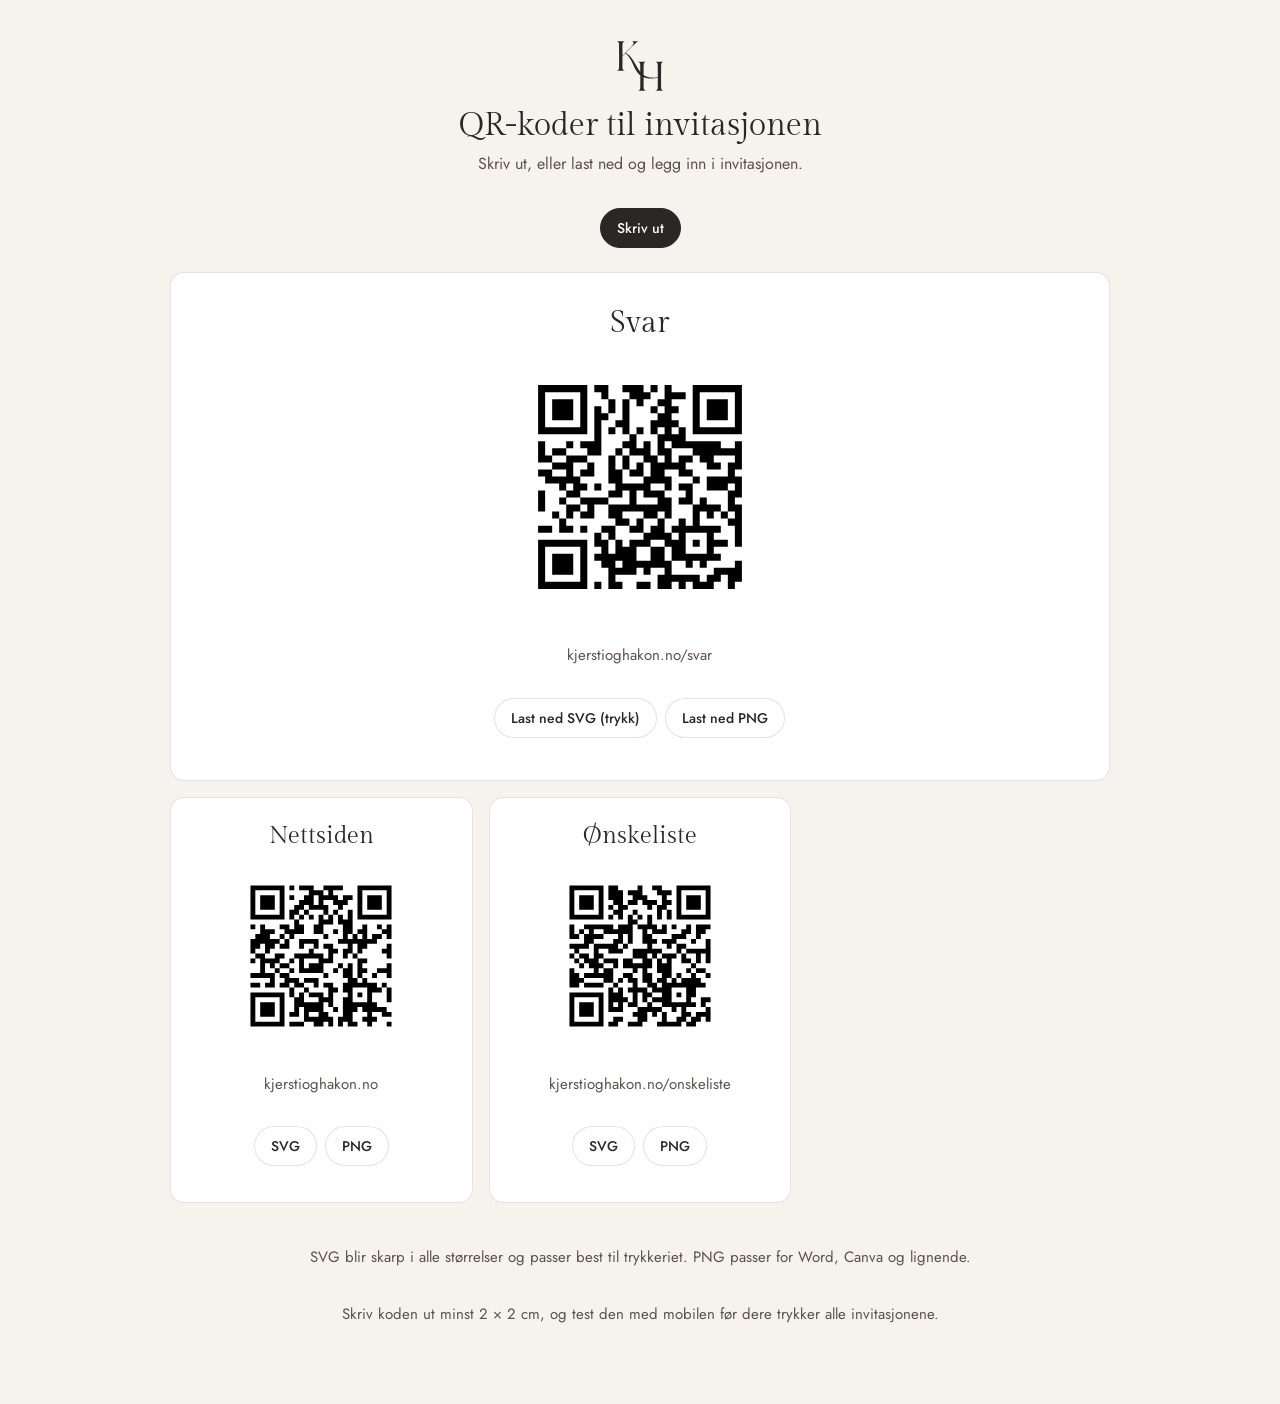
<file: qr/index.html>
<!DOCTYPE html>
<html lang="no">
<head>
    <meta charset="UTF-8" />
    <meta name="viewport" content="width=device-width, initial-scale=1.0" />
    <title>QR-koder · Kjersti og Håkon</title>
    <meta name="robots" content="noindex, nofollow" />
    <link rel="icon" href="../img/favicon.svg" type="image/svg+xml" />
    <link rel="preconnect" href="https://fonts.googleapis.com" />
    <link rel="preconnect" href="https://fonts.gstatic.com" crossorigin />
    <link rel="stylesheet" href="https://fonts.googleapis.com/css2?family=Gilda+Display&family=Jost:wght@400;500&display=swap" />
    <style>
        /* QR codes for the invitation, to print or download. The codes point at
           short addresses on the domain (/svar/, /onskeliste/), so they keep
           working even if a page moves. */
        :root { --paper: #f6f3ee; --ink: #2b2724; --ink-soft: #5a534d; --line: rgba(43, 39, 36, 0.12); --blue: #2f5a9a; }
        *, *::before, *::after { box-sizing: border-box; }
        body { margin: 0; background: var(--paper); color: var(--ink); font: 16px/1.5 'Jost', 'Helvetica Neue', Arial, sans-serif; -webkit-font-smoothing: antialiased; }
        main { width: min(980px, 100%); margin-inline: auto; padding: 40px 20px 64px; }
        header { text-align: center; margin-bottom: 32px; }
        .mono { display: block; width: 48px; height: 52px; margin: 0 auto 14px; color: var(--ink); }
        h1 { margin: 0; font: 400 32px 'Gilda Display', Georgia, serif; }
        header p { margin: 8px 0 0; color: var(--ink-soft); }
        .codes { display: grid; grid-template-columns: repeat(3, minmax(0, 1fr)); gap: 16px; }
        .code { background: #fff; border: 1px solid var(--line); border-radius: 14px; padding: 24px 20px 20px; text-align: center; display: grid; gap: 6px; justify-items: center; }
        .code.main { grid-column: 1 / -1; padding: 32px 20px 26px; }
        .code h2 { margin: 0; font: 400 24px 'Gilda Display', Georgia, serif; }
        .code.main h2 { font-size: 30px; }
        .code img { display: block; width: 180px; height: 180px; margin: 10px 0 6px; }
        .code.main img { width: 260px; height: 260px; }
        .url { font-size: 15px; color: var(--ink-soft); word-break: break-all; }
        .dl { display: flex; flex-wrap: wrap; gap: 8px; justify-content: center; margin-top: 10px; }
        .btn { font: 500 14px 'Jost', sans-serif; padding: 9px 16px; border: 1px solid var(--line); border-radius: 999px; background: #fff; color: var(--ink); text-decoration: none; cursor: pointer; }
        .btn:hover { border-color: var(--ink-soft); }
        .btn.dark { background: var(--ink); border-color: var(--ink); color: #fff; }
        .tips { margin-top: 28px; color: var(--ink-soft); font-size: 15px; display: grid; gap: 4px; text-align: center; }
        .print-bar { text-align: center; margin-bottom: 24px; }
        @media (max-width: 760px) {
            .codes { grid-template-columns: 1fr; }
            .code.main img { width: 220px; height: 220px; }
        }
        /* on paper: the codes only, large and black on white */
        @media print {
            @page { margin: 14mm; }
            body { background: #fff; }
            main { padding: 0; }
            .dl, .print-bar, .tips { display: none; }
            .code { border: 0; break-inside: avoid; }
            .code.main img { width: 80mm; height: 80mm; }
            .code img { width: 50mm; height: 50mm; }
        }
    </style>
</head>
<body>
<main>
    <header>
        <svg class="mono" viewBox="0 0 355 378" aria-hidden="true"><use href="../assets/monogram.svg#kh" /></svg>
        <h1>QR-koder til invitasjonen</h1>
        <p>Skriv ut, eller last ned og legg inn i invitasjonen.</p>
    </header>

    <p class="print-bar"><button type="button" class="btn dark" onclick="print()">Skriv ut</button></p>

    <section class="codes">
        <article class="code main">
            <h2>Svar</h2>
            <img src="../assets/qr-svar.svg" alt="QR-kode til svarskjemaet" width="260" height="260" />
            <p class="url">kjerstioghakon.no/svar</p>
            <p class="dl">
                <a class="btn" href="../assets/qr-svar.svg" download="kjersti-hakon-qr-svar.svg">Last ned SVG (trykk)</a>
                <a class="btn" href="../assets/qr-svar.png" download="kjersti-hakon-qr-svar.png">Last ned PNG</a>
            </p>
        </article>
        <article class="code">
            <h2>Nettsiden</h2>
            <img src="../assets/qr-invitasjon.svg" alt="QR-kode til nettsiden" width="180" height="180" />
            <p class="url">kjerstioghakon.no</p>
            <p class="dl">
                <a class="btn" href="../assets/qr-invitasjon.svg" download="kjersti-hakon-qr-nettside.svg">SVG</a>
                <a class="btn" href="../assets/qr-invitasjon.png" download="kjersti-hakon-qr-nettside.png">PNG</a>
            </p>
        </article>
        <article class="code">
            <h2>Ønskeliste</h2>
            <img src="../assets/qr-onskeliste.svg" alt="QR-kode til ønskelisten" width="180" height="180" />
            <p class="url">kjerstioghakon.no/onskeliste</p>
            <p class="dl">
                <a class="btn" href="../assets/qr-onskeliste.svg" download="kjersti-hakon-qr-onskeliste.svg">SVG</a>
                <a class="btn" href="../assets/qr-onskeliste.png" download="kjersti-hakon-qr-onskeliste.png">PNG</a>
            </p>
        </article>
    </section>

    <div class="tips">
        <p>SVG blir skarp i alle størrelser og passer best til trykkeriet. PNG passer for Word, Canva og lignende.</p>
        <p>Skriv koden ut minst 2 × 2 cm, og test den med mobilen før dere trykker alle invitasjonene.</p>
    </div>
</main>
</body>
</html>
</file>
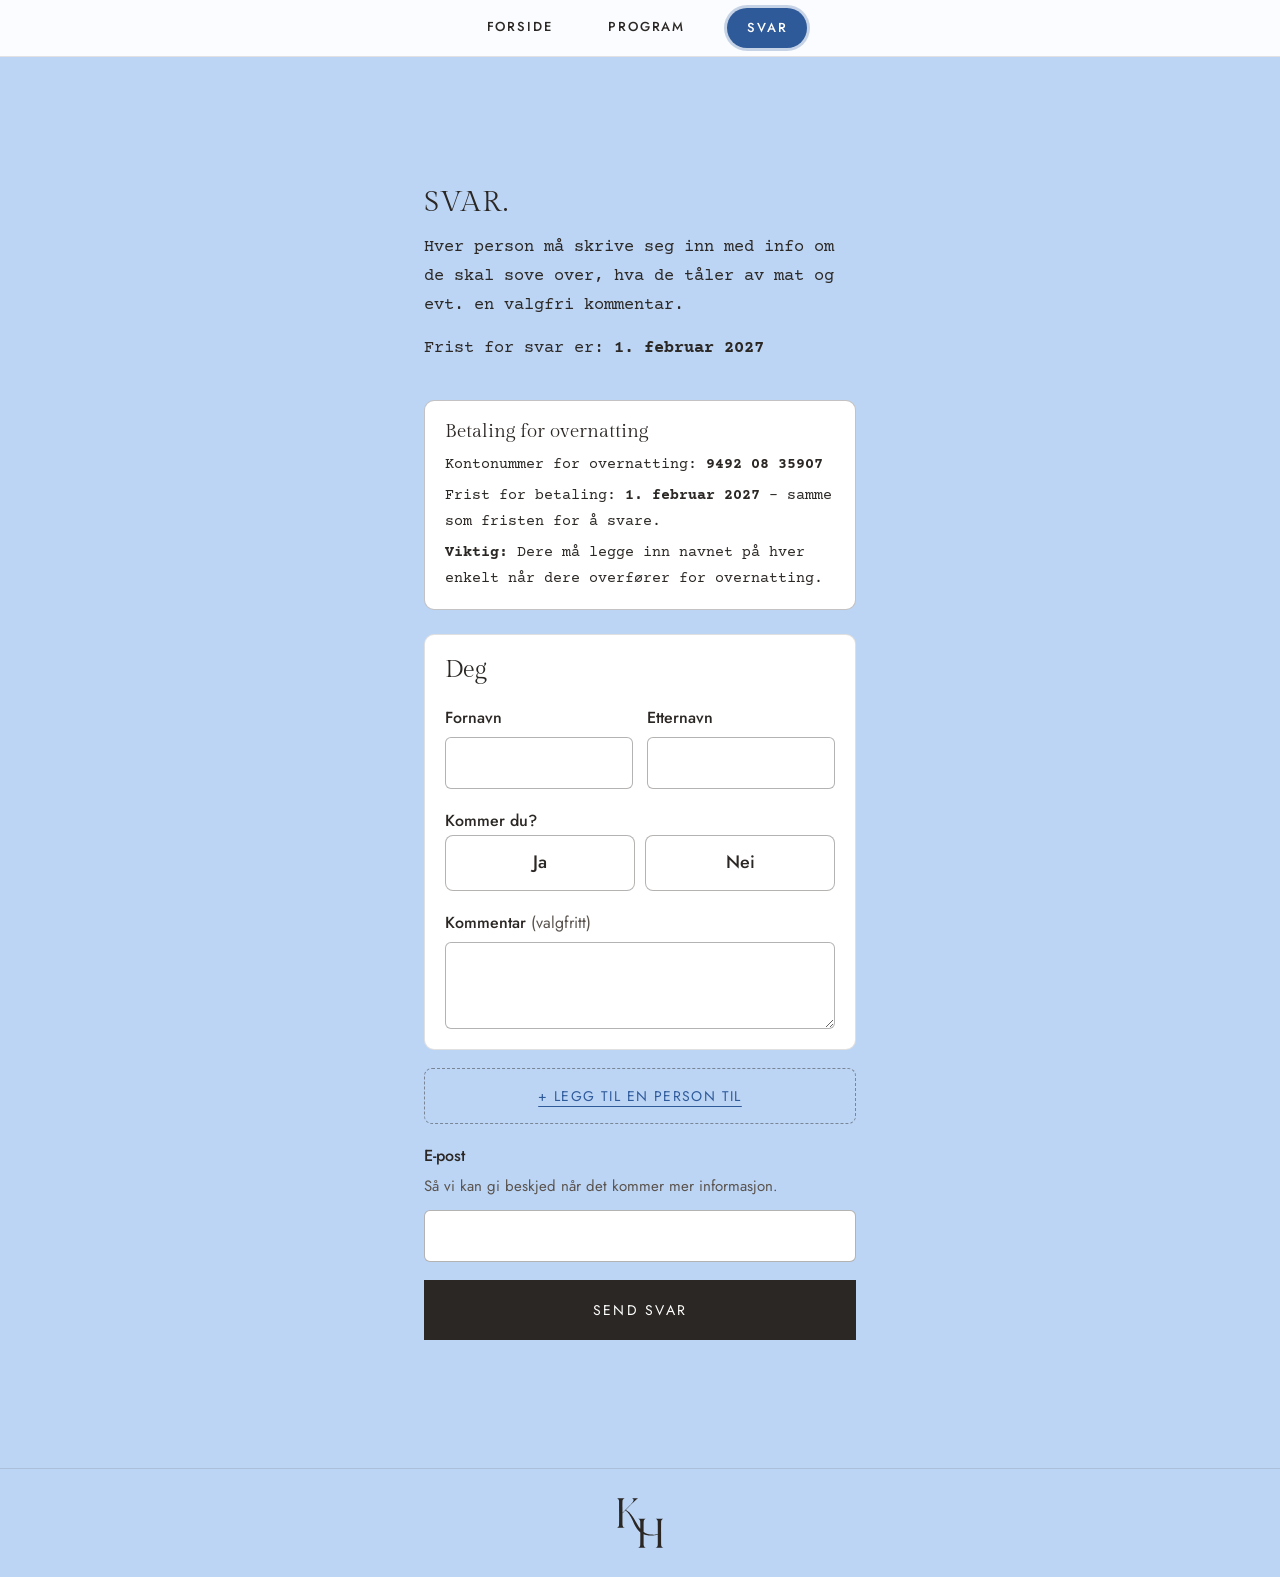
<file: svar/index.html>
<!DOCTYPE html>
<html lang="no">
<head>
    <meta charset="UTF-8" />
    <meta name="viewport" content="width=device-width, initial-scale=1.0, viewport-fit=cover" />
    <title>Svar · Kjersti og Håkon</title>
    <!-- kept out of search results: the page lists account and phone numbers -->
    <meta name="robots" content="noindex" />
    <meta name="description" content="Kjersti og Håkon gifter seg helgen 25.–27. juni 2027 på Malungen gjestegård i Vallset. Her finner du program, overnatting, kleskode og svarskjema." />
    <meta name="theme-color" content="#a9caf3" />
    <link rel="icon" href="../img/favicon.svg" type="image/svg+xml" />
    <meta property="og:type" content="website" />
    <meta property="og:title" content="Kjersti og Håkon gifter seg" />
    <meta property="og:description" content="Helgen 25.–27. juni 2027 på Malungen gjestegård. Program, overnatting og svarskjema." />
    <meta property="og:image" content="https://www.kjerstioghakon.no/img/og-image.jpg" />
    <meta property="og:url" content="https://www.kjerstioghakon.no/svar/" />
    <meta property="og:image:width" content="1200" />
    <meta property="og:image:height" content="630" />
    <meta property="og:locale" content="nb_NO" />

    <link rel="preconnect" href="https://fonts.googleapis.com" />
    <link rel="preconnect" href="https://fonts.gstatic.com" crossorigin />
    <link rel="stylesheet" href="https://fonts.googleapis.com/css2?family=Courier+Prime:ital,wght@0,400;0,700;1,400&family=Gilda+Display&family=Jost:wght@300;400;500&family=Pinyon+Script&display=swap" />
    <link rel="stylesheet" href="../style.css?v=20261105" />
</head>
<body class="page-svar">

<a class="skip" href="#innhold">Hopp til skjemaet</a>

<nav class="tabbar" aria-label="Hovedmeny">
    <ul>
        <li><a href="../">Forside</a></li>
        <li><a href="../#program">Program</a></li>
        <li><a href="./" class="tab-svar" aria-current="page">Svar</a></li>
    </ul>
</nav>

<main id="innhold">
<section class="band svar-page" aria-labelledby="svar-title">
    <div class="wrap svar-wrap">
        <div class="svar">
            <h1 class="h-caps" id="svar-title">Svar.</h1>
            <p>Hver person må skrive seg inn med info om de skal sove over, hva de tåler av mat og evt. en valgfri kommentar.</p>
            <p>Frist for svar er: <strong>1. februar 2027</strong></p>

            <div class="betaling">
                <h3>Betaling for overnatting</h3>
                <p>Kontonummer for overnatting: <strong>9492 08 35907</strong></p>
                <p>Frist for betaling: <strong>1. februar 2027</strong> – samme som fristen for å svare.</p>
                <p><strong>Viktig:</strong> Dere må legge inn navnet på hver enkelt når dere overfører for overnatting.</p>
            </div>

            <form class="rsvp" id="rsvp" novalidate>
                <div id="guests"></div>

                <button type="button" class="btn-ghost" id="add-guest">+ Legg til en person til</button>

                <fieldset class="field paid-field" id="paid-field" hidden>
                    <legend>Har du husket å betale for overnatting?</legend>
                    <p class="hint">Til sammen <span id="paid-sum">1 600 kr</span> for <span id="paid-count">1 person</span>. Kontonummer står i boksen øverst.</p>
                    <div class="choices" data-group="paid">
                        <label class="choice"><input type="radio" name="paid" value="yes" /><span>Ja</span></label>
                        <label class="choice"><input type="radio" name="paid" value="no" /><span>Nei</span></label>
                    </div>
                </fieldset>

                <div class="field">
                    <label for="rsvp-email">E-post</label>
                    <p class="hint">Så vi kan gi beskjed når det kommer mer informasjon.</p>
                    <input type="email" id="rsvp-email" name="email" autocomplete="email" inputmode="email" />
                </div>

                <p class="form-error" id="rsvp-error" role="alert" hidden></p>
                <button type="submit" class="btn" id="rsvp-submit">Send svar</button>
            </form>

            <div class="rsvp-done" id="rsvp-done" hidden tabindex="-1">
                <h3>Takk, vi har fått svaret ditt!</h3>
                <div id="rsvp-summary"></div>
                <p class="done-actions">
                    <a class="btn" href="../">Til forsiden</a>
                    <a class="text-link" href="../#program">Se programmet</a>
                </p>
                <button type="button" class="btn-ghost" id="rsvp-again">Send et nytt svar</button>
            </div>

        </div>
    </div>
</section>
</main>

<footer class="site-footer">
    <svg class="monogram footer-mono" viewBox="0 0 355 378" aria-hidden="true"><use href="../assets/monogram.svg#kh" /></svg>
</footer>

<script src="../assets/svar.js?v=20261105" type="module"></script>
</body>
</html>
</file>
<file: style.css>
/* Kjersti & Håkon — bryllupssiden
   Layout: følger brudeparets skisse. Himmelblå hero med blomstereng,
   lyseblå og hvite bånd, program i lyseblått, bildestripe i krem. */

:root {
    --sky-top: #7aa9e8;
    --sky-low: #d4e5f8;
    --blue: #bcd5f5;
    --blue-deep: #2f5a9a;
    --white: #ffffff;
    --cream: #f7efdf;
    --ink: #2b2724;
    --ink-soft: #5a534d;
    --line: rgba(43, 39, 36, 0.28);
    --coral: #b5442f;

    --f-script: 'Pinyon Script', 'Snell Roundhand', cursive;
    --f-display: 'Gilda Display', 'Didot', Georgia, serif;
    --f-body: 'Courier Prime', 'Courier New', ui-monospace, monospace;
    --f-label: 'Jost', 'Futura', 'Helvetica Neue', sans-serif;

    --gutter: clamp(20px, 5vw, 64px);
    --wrap: 1180px;
    --band-y: clamp(72px, 10vw, 140px);
    --tabbar-h: 56px;

    /* programme sky, repainted from the sun's position as you scroll */
    --sky-top: #8eaee2;
    --sky-bot: #f6d4a8;
    --sky-ink: #2b2724;
    --sky-ink-soft: rgba(43, 39, 36, 0.74);
    --trees: #2a3a34;
    --sun-x: 70%;
    --sun-y: 40%;
    --sun-glow: 0.5;
    --sun-color: #fff3d6;

    color-scheme: light;
}

*, *::before, *::after { box-sizing: border-box; }

html { scroll-behavior: smooth; -webkit-text-size-adjust: 100%; scroll-padding-top: calc(var(--tabbar-h) + 16px); }
@media (prefers-reduced-motion: reduce) { html { scroll-behavior: auto; } }

body {
    margin: 0;
    background: var(--white);
    color: var(--ink);
    font-family: var(--f-body);
    font-size: 15px;
    line-height: 1.7;
    -webkit-font-smoothing: antialiased;
    text-rendering: optimizeLegibility;
}

[hidden] { display: none !important; }
img { max-width: 100%; height: auto; display: block; }
figure { margin: 0; }
p { margin: 0; }
h1, h2, h3 { margin: 0; font-weight: 400; text-wrap: balance; }

a { color: inherit; }
:focus-visible { outline: 2px solid var(--blue-deep); outline-offset: 3px; border-radius: 2px; }
::selection { background: var(--blue); color: var(--ink); }

.visually-hidden {
    position: absolute; width: 1px; height: 1px; overflow: hidden;
    clip: rect(0 0 0 0); clip-path: inset(50%); white-space: nowrap;
}

.wrap { max-width: var(--wrap); margin-inline: auto; padding-inline: var(--gutter); }
.band { padding-block: var(--band-y); }
.band-blue { background: var(--blue); }
.band-white { background: var(--white); }
.band-cream { background: var(--cream); }

.script { font-family: var(--f-script); font-weight: 400; }

.h-caps {
    font-family: var(--f-display);
    font-size: clamp(22px, 2.3vw, 30px);
    letter-spacing: 0.04em;
    text-transform: uppercase;
    line-height: 1.2;
}

h3 {
    font-family: var(--f-display);
    font-size: 19px;
    line-height: 1.3;
    margin-top: 28px;
    margin-bottom: 8px;
}

.text-link {
    color: var(--blue-deep);
    text-decoration: underline;
    text-decoration-thickness: 1px;
    text-underline-offset: 4px;
}
.text-link:hover { text-decoration-thickness: 2px; }

/* Placeholder chips for info the couple still has to send */
.fyll {
    color: var(--coral);
    font-family: var(--f-display);
    font-size: 1.05em;
    border-bottom: 1px dashed currentColor;
    white-space: nowrap;
}

/* ============ TABS ============ */
.skip { position: absolute; left: 12px; top: -60px; z-index: 100; background: var(--ink); color: var(--white); padding: 8px 14px; }
.skip:focus { top: 12px; }

.tabbar {
    position: sticky;
    top: 0;
    z-index: 40;
    background: color-mix(in srgb, var(--white) 92%, transparent);
    -webkit-backdrop-filter: blur(12px);
    backdrop-filter: blur(12px);
    border-bottom: 1px solid rgba(43, 39, 36, 0.12);
    padding-top: env(safe-area-inset-top, 0px);
}
.tabbar ul {
    list-style: none;
    margin: 0 auto;
    padding: 0 12px;
    height: var(--tabbar-h);
    max-width: 720px;
    display: flex;
    justify-content: center;
    align-items: center;
    gap: clamp(4px, 2.4vw, 28px);
}
.tabbar a {
    display: block;
    padding: 9px clamp(6px, 1.6vw, 14px);
    font-family: var(--f-label);
    font-size: 13px;
    font-weight: 500;
    letter-spacing: 0.14em;
    text-transform: uppercase;
    text-decoration: none;
    color: var(--ink);
    border-bottom: 2px solid transparent;
    white-space: nowrap;
    transition: color .2s, border-color .2s, background .2s;
}
.tabbar a:hover { color: var(--blue-deep); }
.tabbar a[aria-current] { color: var(--blue-deep); border-bottom-color: var(--blue-deep); }
/* the one thing every guest has to do stands out */
.tabbar a.tab-svar { background: var(--ink); color: var(--white); border-radius: 999px; border-bottom: 0; padding-inline: clamp(12px, 2.4vw, 20px); }
.tabbar a.tab-svar:hover { background: var(--blue-deep); color: var(--white); }
.tabbar a.tab-svar[aria-current] { background: var(--blue-deep); box-shadow: 0 0 0 3px rgba(47, 90, 154, 0.25); }


/* ============ HERO ============ */
.hero {
    position: relative;
    overflow: hidden;
    background: linear-gradient(180deg, var(--sky-top) 0%, #94bdf0 38%, #b9d5f6 62%, var(--sky-low) 80%, #e9f1f8 100%);
    color: var(--white);
    padding-top: clamp(16px, 3vw, 32px);
    padding-bottom: 0;
    display: flex;
    flex-direction: column;
}

.hero-inner {
    position: relative;
    z-index: 2;
    width: 100%;
    max-width: var(--wrap);
    margin-inline: auto;
    padding-inline: var(--gutter);
    padding-top: clamp(20px, 3vw, 36px);
    display: grid;
    grid-template-columns: minmax(0, 340px) minmax(0, 1fr);
    gap: clamp(32px, 6vw, 96px);
    align-items: start;
}

.hero-photo img {
    width: 100%;
    aspect-ratio: 4 / 5;
    object-fit: cover;
    box-shadow: 0 24px 48px -24px rgba(31, 62, 110, 0.45);
}

/* the photo-booth strip from the invitation: tall and narrow, so it is
   sized by height and the grid column shrinks to fit it */
.hero-strip { justify-self: center; margin: 0; }
.hero-strip img {
    display: block;
    height: min(46vh, 500px);
    width: auto;
    aspect-ratio: 352 / 1800;
    object-fit: contain;
    box-shadow: 0 24px 48px -24px rgba(31, 62, 110, 0.45);
}
/* desktop: names on the page's centre line (same as the menu and the
   text below), the strip centred in the free space to their left */
@media (min-width: 901px) {
    .hero-inner:has(.hero-strip) { grid-template-columns: minmax(0, 1fr) auto minmax(0, 1fr); gap: clamp(24px, 3vw, 48px); }
    .hero-strip { grid-column: 1; }
    .hero-strip + .hero-title { grid-column: 2; }
}

.hero-title { text-align: center; padding-top: clamp(8px, 3vw, 40px); }
.hero-title h1 { display: flex; flex-direction: column; align-items: center; gap: 14px; }
.hero-title .script {
    font-size: clamp(64px, 7.6vw, 120px);
    line-height: 1.05;
    text-shadow: 0 2px 30px rgba(40, 80, 140, 0.25);
    white-space: nowrap;
}
.hero-title .amp { font-size: 0.8em; }
.hero-title .caps {
    font-family: var(--f-display);
    font-size: clamp(22px, 2.6vw, 34px);
    letter-spacing: 0.32em;
    text-transform: uppercase;
    padding-left: 0.32em; /* optical centring of tracked caps */
}

.hero-meta {
    margin-top: clamp(28px, 4vw, 48px);
    display: flex;
    justify-content: center;
    flex-wrap: wrap;
    gap: 10px clamp(28px, 5vw, 72px);
    font-family: var(--f-label);
    font-weight: 400;
    font-size: 13px;
    letter-spacing: 0.22em;
    text-transform: uppercase;
    text-shadow: 0 1px 14px rgba(28, 66, 124, 0.45);
}


/* ============ ENG ============ */
/* The meadow is the hero's backdrop: the canvas covers the whole hero,
   and main.js tilts its camera so the horizon lands on top of
   .hero-ground. pan-y keeps the page scrolling on phones; a sideways
   drag moves through the flowers. */
.hero { touch-action: pan-y; }
.hero .meadow { position: absolute; inset: 0; width: 100%; height: 100%; display: block; z-index: 0; }
.hero-ground { position: relative; z-index: 1; height: clamp(280px, 42vh, 460px); margin-top: clamp(32px, 6vw, 84px); } /* room for the treetops under the date line */
.meadow-fallback { position: absolute; inset: 0; width: 100%; height: 100%; object-fit: cover; object-position: center 70%; opacity: 0; transition: opacity .6s; }
.hero.no-webgl .meadow-fallback { opacity: 1; }
.hero.no-webgl .meadow { display: none; }
.eng-hint {
    position: absolute;
    left: 50%;
    bottom: 28px;
    transform: translateX(-50%);
    margin: 0;
    padding: 7px 14px;
    font-family: var(--f-label);
    font-size: 13px;
    color: #fffaf0;
    background: rgba(28, 35, 71, 0.32);
    -webkit-backdrop-filter: blur(6px);
    backdrop-filter: blur(6px);
    border-radius: 999px;
    white-space: nowrap;
    pointer-events: none;
    transition: opacity .8s;
}
.eng-hint.is-gone { opacity: 0; }
.hero.no-webgl .eng-hint { display: none; }
.eng-hint { z-index: 2; bottom: calc(clamp(64px, 9vh, 110px) + 10px); } /* just above the fade */

/* No hard edge between meadow and the blue band below: the nearest
   flowers dissolve into the band colour like a haze over the grass
   (eased stops, so there is no visible line where the fade starts),
   The fade is on top of the canvas but ignores the pointer, so dragging
   still works. */
.hero::after {
    content: "";
    position: absolute;
    inset: auto 0 0 0;
    z-index: 1;
    height: clamp(64px, 9vh, 110px);
    pointer-events: none;
    background: linear-gradient(180deg,
        rgb(188 213 245 / 0) 0%,
        rgb(188 213 245 / 0.08) 35%,
        rgb(188 213 245 / 0.3) 60%,
        rgb(188 213 245 / 0.7) 85%,
        rgb(188 213 245 / 1) 100%);
}
.hint-touch { display: none; }
@media (hover: none) { .hint-touch { display: inline; } .hint-mouse { display: none; } }

/* ============ INTRO ============ */
.intro { text-align: center; padding-inline: var(--gutter); padding-bottom: clamp(56px, 7vw, 96px); }
.intro-row {
    display: grid;
    grid-template-columns: minmax(0, 300px);
    justify-content: center;
    align-items: center;
    gap: clamp(20px, 4vw, 64px);
    max-width: 960px;
    margin-inline: auto;
}
.intro-side {
    font-size: clamp(38px, 4.4vw, 58px);
    line-height: 1.1;
    color: var(--ink);
}
.intro-row .intro-side:first-child { text-align: right; }
.intro-row .intro-side:last-child { text-align: left; }
.intro-photo img { width: 100%; aspect-ratio: 4 / 5; object-fit: cover; }

.intro-lede {
    margin: clamp(48px, 6vw, 72px) auto 0;
    max-width: 34ch;
    font-family: var(--f-display);
    font-size: clamp(20px, 2vw, 26px);
    line-height: 1.45;
    text-wrap: balance;
}
.intro-note {
    margin: 20px auto 0;
    max-width: 44ch;
    text-wrap: balance;
}
.deadline { margin-top: 18px; }
.deadline + .btn-big { margin-top: 14px; }
.countdown {
    margin-top: 14px;
    font-family: var(--f-label);
    font-size: 13px;
    letter-spacing: 0.18em;
    text-transform: uppercase;
    color: var(--blue-deep);
    min-height: 1.7em;
}

/* the couple's KH monogram, drawn from assets/monogram.svg */
.monogram {
    display: block;
    width: 64px;
    height: 68px;
    margin: 44px auto 0;
    color: var(--ink);
}
.hero-mono {
    display: block;
    width: clamp(58px, 6vw, 80px);
    height: auto;
    aspect-ratio: 355 / 378;
    margin: 0 auto 18px;
    color: var(--ink);
}

.facts {
    margin: 36px auto 0;
    max-width: 640px;
    display: grid;
    grid-template-columns: repeat(3, minmax(0, 1fr));
    border-block: 1px solid var(--line);
}
.facts div { padding: 16px 12px; }
.facts div + div { border-left: 1px solid var(--line); }
.facts dt { font-family: var(--f-label); font-size: 12px; letter-spacing: 0.16em; text-transform: uppercase; color: var(--ink-soft); }
.facts dd { margin: 4px 0 0; font-family: var(--f-display); font-size: 18px; line-height: 1.3; }
.btn.btn-big { display: inline-block; margin-top: 32px; padding: 16px 44px; font-size: 15px; text-decoration: none; }
.intro-links { margin-top: 20px; display: flex; justify-content: center; flex-wrap: wrap; gap: 8px 28px; font-size: 14px; }

/* ============ SVAR (own tab) ============ */
.svar-wrap { max-width: 680px; }
.svar-page .svar > p { font-size: 16px; }

/* ============ STED ============ */
.sted { padding-bottom: clamp(40px, 6vw, 80px); }
.sted-grid {
    display: grid;
    grid-template-columns: minmax(0, 1.4fr) minmax(0, 1fr);
    gap: clamp(32px, 5vw, 80px);
    align-items: center;
}
.sted-photo img {
    width: 100%;
    aspect-ratio: 3 / 2;
    object-fit: cover;
    /* feathered, painterly edge to echo the watercolour in the sketch */
    -webkit-mask-image: url("data:image/svg+xml,%3Csvg xmlns='http://www.w3.org/2000/svg' viewBox='0 0 300 200' preserveAspectRatio='none'%3E%3Cfilter id='f' x='-10%25' y='-10%25' width='120%25' height='120%25'%3E%3CfeTurbulence type='fractalNoise' baseFrequency='.035' numOctaves='4' seed='8'/%3E%3CfeDisplacementMap in='SourceGraphic' scale='14'/%3E%3CfeGaussianBlur stdDeviation='3'/%3E%3C/filter%3E%3Crect x='14' y='14' width='272' height='172' rx='10' filter='url(%23f)'/%3E%3C/svg%3E");
    mask-image: url("data:image/svg+xml,%3Csvg xmlns='http://www.w3.org/2000/svg' viewBox='0 0 300 200' preserveAspectRatio='none'%3E%3Cfilter id='f' x='-10%25' y='-10%25' width='120%25' height='120%25'%3E%3CfeTurbulence type='fractalNoise' baseFrequency='.035' numOctaves='4' seed='8'/%3E%3CfeDisplacementMap in='SourceGraphic' scale='14'/%3E%3CfeGaussianBlur stdDeviation='3'/%3E%3C/filter%3E%3Crect x='14' y='14' width='272' height='172' rx='10' filter='url(%23f)'/%3E%3C/svg%3E");
    -webkit-mask-size: 100% 100%;
    mask-size: 100% 100%;
}
.sted-photo figcaption {
    margin-top: 6px;
    text-align: center;
    font-family: var(--f-label);
    font-size: 12px;
    letter-spacing: 0.14em;
    text-transform: uppercase;
    color: var(--ink-soft);
}
.sted-text { max-width: 58ch; }
.sted-text .h-caps { margin-bottom: 4px; }
.sted-text p + p { margin-top: 10px; }

/* ============ PRAKTISK + SVAR ============ */
.praktisk { padding-top: clamp(32px, 4vw, 56px); }
.praktisk-grid {
    display: grid;
    grid-template-columns: minmax(0, 1fr) minmax(0, 1fr);
    grid-template-areas: "info bidrag";
    gap: clamp(40px, 5vw, 72px) clamp(32px, 6vw, 96px);
}
.praktisk-info { grid-area: info; max-width: 54ch; }
.praktisk-info h3:first-child { margin-top: 0; }
.praktisk-info p + p { margin-top: 4px; }
.dress { list-style: none; padding: 0; margin: 0 0 14px; display: grid; gap: 6px; }
.dress strong { font-weight: 700; }
.daisy { grid-area: daisy; justify-self: center; align-self: center; width: min(380px, 100%); }
.daisy img { mix-blend-mode: multiply; }
.svar { min-width: 0; }
.bidrag { grid-area: bidrag; max-width: 54ch; align-self: start; }
.svar > p, .bidrag > p { margin-top: 14px; }

.checklist { list-style: none; padding: 0; margin: 6px 0 0; display: grid; gap: 6px; }
.checklist label { display: flex; gap: 12px; align-items: baseline; cursor: pointer; }
.checklist input {
    appearance: none;
    flex: none;
    width: 15px; height: 15px;
    margin: 0;
    border: 1.5px solid var(--ink);
    border-radius: 2px;
    transform: translateY(2px);
    display: grid; place-content: center;
    cursor: pointer;
}
.checklist input::after {
    content: "";
    width: 9px; height: 5px;
    border-left: 1.5px solid var(--ink);
    border-bottom: 1.5px solid var(--ink);
    transform: rotate(-45deg) translate(1px, -1px) scale(0);
    transition: transform .15s ease;
}
.checklist input:checked::after { transform: rotate(-45deg) translate(1px, -1px) scale(1); }
.checklist input:checked + span { text-decoration: line-through; text-decoration-color: var(--coral); color: var(--ink-soft); }

.contacts { list-style: none; padding: 0; margin: 0; display: grid; gap: 4px; }
.contacts .name { font-family: var(--f-display); font-size: 17px; margin-right: 6px; }

.betaling {
    margin-top: 36px;
    padding: 18px 20px;
    border: 1px solid var(--line);
    background: #fbfcfe;
}
.betaling h3 { margin-top: 0; }
.betaling p + p { margin-top: 6px; }

.pay { margin: 18px 0; display: grid; gap: 0; border-block: 1px solid var(--line); }
.pay div { display: grid; grid-template-columns: 200px 1fr; gap: 12px; padding: 10px 0; }
.pay div + div { border-top: 1px solid var(--line); }
.pay dt { font-family: var(--f-label); font-size: 12px; letter-spacing: 0.16em; text-transform: uppercase; color: var(--ink-soft); padding-top: 3px; }
.pay dd { margin: 0; }
.important { padding-left: 14px; border-left: 3px solid var(--coral); }
.wishlist-note { margin: 4px 0 0; font-size: 13px; color: var(--ink-soft); }
.paid-field .hint { margin: 0 0 10px; }

/* ---- RSVP form ---- */
.rsvp { margin-top: 24px; display: grid; gap: 22px; }
.guest {
    display: grid;
    gap: 16px;
    padding: 20px 20px 22px;
    background: #f2f7fd;
    border: 1px solid #d6e4f5;
    position: relative;
}
.guest-head { display: flex; align-items: baseline; justify-content: space-between; gap: 12px; }
.guest-head h3 { margin: 0; font-size: 18px; }
.guest-remove {
    font: inherit; font-size: 13px;
    background: none; border: 0; padding: 4px 0;
    color: var(--coral); cursor: pointer;
    text-decoration: underline; text-underline-offset: 3px;
}
.row-2 { display: grid; grid-template-columns: 1fr 1fr; gap: 14px; }
.field { display: grid; gap: 6px; min-width: 0; }
.field > label, .field legend {
    font-family: var(--f-label);
    font-size: 12px;
    letter-spacing: 0.14em;
    text-transform: uppercase;
    color: var(--ink-soft);
    padding: 0;
}
.opt { text-transform: none; letter-spacing: 0; }
fieldset.field { border: 0; margin: 0; padding: 0; }
.field input[type="text"], .field input[type="email"], .field textarea {
    width: 100%;
    font: inherit;
    font-size: 16px; /* avoids iOS zoom */
    color: var(--ink);
    background: var(--white);
    border: 1px solid #bccbdc;
    border-radius: 0;
    padding: 10px 12px;
    transition: border-color .15s, box-shadow .15s;
}
.field textarea { resize: vertical; min-height: 64px; }
.field input:focus, .field textarea:focus { outline: none; border-color: var(--blue-deep); box-shadow: 0 0 0 3px rgba(47, 90, 154, 0.15); }
.field [aria-invalid="true"] { border-color: var(--coral); }
.hint { font-size: 13px; color: var(--ink-soft); }

.sub-label { margin-top: 10px; font-size: 13px; color: var(--ink-soft); }
.choices { display: flex; flex-wrap: wrap; gap: 8px; }
.choice { position: relative; }
.choice input { position: absolute; opacity: 0; inset: 0; margin: 0; cursor: pointer; }
.choice span {
    display: inline-block;
    padding: 8px 14px;
    border: 1px solid #bccbdc;
    background: var(--white);
    font-size: 14px;
    cursor: pointer;
    transition: background .15s, border-color .15s, color .15s;
}
.choice input:checked + span { background: var(--ink); border-color: var(--ink); color: var(--white); }
.choice input:focus-visible + span { outline: 2px solid var(--blue-deep); outline-offset: 2px; }
.choices.invalid .choice span { border-color: var(--coral); }

.btn, .btn-ghost {
    font-family: var(--f-label);
    font-size: 14px;
    letter-spacing: 0.16em;
    text-transform: uppercase;
    cursor: pointer;
    justify-self: start;
}
.btn {
    padding: 14px 30px;
    background: var(--ink);
    color: var(--white);
    border: 1px solid var(--ink);
    transition: background .2s, color .2s;
}
.btn:hover { background: var(--blue-deep); border-color: var(--blue-deep); }
.btn[disabled] { opacity: .6; cursor: progress; }
.btn-ghost {
    padding: 10px 0;
    background: none;
    border: 0;
    color: var(--blue-deep);
    text-decoration: underline;
    text-underline-offset: 5px;
    letter-spacing: 0.1em;
}
.form-error { color: var(--coral); font-size: 14px; }

.rsvp-done { margin-top: 24px; padding: 22px; background: #f2f7fd; border: 1px solid #d6e4f5; display: grid; gap: 12px; }
.rsvp-done h3 { margin: 0; }
.rsvp-done ul { margin: 0; padding-left: 18px; }

/* ============ GALLERI ============ */
.galleri { padding-inline: var(--gutter); }
.galleri-row {
    max-width: 1060px;
    margin-inline: auto;
    display: grid;
    grid-template-columns: 1fr 1.35fr 1fr;
    gap: clamp(16px, 3vw, 48px);
    align-items: center;
}
.galleri-row img { width: 100%; aspect-ratio: 4 / 5; object-fit: cover; }
.galleri-row .mid img { aspect-ratio: 4 / 5.4; }
.galleri-row .strip { justify-self: center; }
.galleri-row .strip img { width: auto; height: clamp(380px, 46vw, 560px); aspect-ratio: auto; object-fit: contain; }

/* ============ GAVE ============ */
.gave-grid {
    display: grid;
    grid-template-columns: minmax(0, 0.9fr) minmax(0, 1fr);
    gap: clamp(32px, 6vw, 96px);
    align-items: center;
    position: relative;
}
.gave-art {
    background: #f5f2ec;
    aspect-ratio: 1;
    display: grid;
    place-items: center;
    box-shadow: 0 18px 40px -28px rgba(31, 62, 110, 0.5);
}
.gave-art img { width: 52%; }
.gave-title {
    font-family: var(--f-display);
    font-size: clamp(24px, 2.6vw, 34px);
    line-height: 1.3;
    color: #1f4580;
    margin-bottom: 20px;
}
.gave-text p + p { margin-top: 12px; }
.gave-text { max-width: 54ch; }
.wishlist { margin-top: 28px; display: flex; gap: 18px; align-items: center; }
.wishlist img { width: 96px; height: 96px; padding: 8px; background: var(--white); }
.wishlist-label {
    font-family: var(--f-label);
    font-size: 12px;
    letter-spacing: 0.16em;
    text-transform: uppercase;
    color: var(--ink-soft);
}
.monogram-end { position: absolute; right: var(--gutter); bottom: calc(-1 * var(--band-y) + 32px); margin: 0; }

.site-footer {
    background: var(--blue);
    border-top: 1px solid rgba(43, 39, 36, 0.12);
    padding: 28px var(--gutter) max(28px, env(safe-area-inset-bottom, 0px));
    text-align: center;
    font-family: var(--f-label);
    font-size: 13px;
    letter-spacing: 0.06em;
    color: var(--ink-soft);
    display: grid;
    gap: 6px;
}
.site-footer .credits { font-size: 11px; color: var(--ink); opacity: .78; }
.band-blue .fyll { color: #8f2f1e; }

/* ============ RESPONSIVE ============ */
@media (max-width: 860px) {
    .sted-grid { grid-template-columns: 1fr; }
    .praktisk-grid {
        grid-template-columns: 1fr;
        grid-template-areas: "info" "bidrag";
    }
    .daisy { width: min(300px, 80%); }
    .gave-grid { grid-template-columns: 1fr; }
    .gave-art { width: min(320px, 80%); justify-self: center; }
    .monogram-end { position: relative; right: auto; bottom: auto; justify-self: end; margin-top: 8px; }
}

@media (max-width: 900px) {
    .hero { min-height: 0; }
    .hero-inner { grid-template-columns: 1fr; gap: 28px; justify-items: center; padding-top: 28px; }
    .hero-title { order: -1; padding-top: 0; }
    .hero-title .script { font-size: clamp(54px, 13vw, 104px); }
    .hero-photo { width: min(320px, 70vw); }
    .hero-photo.hero-strip { width: auto; }
    .hero-strip img { height: min(42vh, 440px); }
}

@media (max-width: 760px) {
    body { font-size: 14.5px; }
    .facts { grid-template-columns: 1fr; }
    .facts div + div { border-left: 0; border-top: 1px solid var(--line); }
    .facts div { padding: 12px 4px; }
    .hero-title .script { font-size: clamp(54px, 15vw, 76px); }
    .hero-meta { flex-direction: column; gap: 4px; margin-top: 22px; font-size: 12px; }
    .hero-photo { width: min(270px, 70vw); }
    .hero-photo.hero-strip { width: auto; }
    .hero-strip img { height: min(36vh, 320px); }
    .hero-inner { gap: 20px; padding-top: 16px; }
    .hero-ground { height: clamp(220px, 32vh, 300px); margin-top: 32px; }

    .intro-row { grid-template-columns: 1fr; gap: 18px; }
    .intro-row .intro-side:first-child, .intro-row .intro-side:last-child { text-align: center; }
    .intro-photo { width: min(260px, 64vw); margin-inline: auto; }

    .galleri-row { grid-template-columns: 1fr 1fr; }
    .galleri-row .mid { grid-column: 1 / -1; grid-row: 1; width: min(420px, 100%); justify-self: center; }

    .row-2 { grid-template-columns: 1fr; }
    .guest { padding: 16px; }
}

@media (max-width: 480px) {
    .tabbar ul { padding: 0 8px; gap: 10px; justify-content: center; }
    .tabbar a { font-size: 13px; letter-spacing: 0.1em; padding-inline: 10px; }
    .tabbar a.tab-svar { padding-inline: 18px; }
}
@media (max-width: 350px) {
    .tabbar a { font-size: 11px; letter-spacing: 0.02em; padding-inline: 5px; }
}
.drinks { margin-top: 18px; }

/* the couple's own photos (assets/foto) */
.sted-photo.akvarell img { aspect-ratio: auto; object-fit: contain; -webkit-mask-image: none; mask-image: none; mix-blend-mode: multiply; }
.daisy.bath img { mix-blend-mode: normal; aspect-ratio: 4 / 5; object-fit: cover; box-shadow: 0 18px 40px -28px rgba(31, 62, 110, 0.5); }

/* svarskjema: store, tydelige felt så alle aldre kan fylle det inn */
.rsvp input[type="text"], .rsvp input[type="email"], .rsvp textarea { font-size: 17px; }
.rsvp input[type="text"], .rsvp input[type="email"] { min-height: 50px; }
.rsvp .choice span { min-width: 96px; min-height: 50px; box-sizing: border-box; display: inline-flex; align-items: center; justify-content: center; font-size: 17px; }
.rsvp legend, .rsvp label:not(.choice) { font-size: 16px; }
.rsvp .guest h3 { font-size: 20px; }
.rsvp .hint { margin: 2px 0 8px; }
.rsvp input.invalid, .rsvp textarea.invalid { border-color: var(--coral); }
.rsvp .hint { font-size: 15px; line-height: 1.5; }

/* ============ PARETS BILDER ============ */
/* the sketch's drawings are replaced by their own photos */
.gave-art.photo { background: none; aspect-ratio: auto; box-shadow: none; display: block; margin: 0; max-width: 400px; justify-self: end; }
.gave-art.photo img { width: 100%; aspect-ratio: 4 / 5; object-fit: cover; box-shadow: 0 18px 40px -28px rgba(31, 62, 110, 0.5); }
.galleri-row figure:first-child img { object-position: 40% center; }

/* ============ SVAR-SIDEN (svar.html) ============ */
/* Light and plain so every guest can fill it in on a phone: one card per
   person, large Ja/Nei buttons side by side, one wide send button. */
.page-svar { min-height: 100svh; display: flex; flex-direction: column; background: var(--blue); }
.page-svar main { flex: 1; }
.svar-page { background: var(--blue); }
.svar-page .svar-wrap { max-width: 560px; }
.svar-page .svar > p { font-size: 17px; }
.svar-page .hint { font-family: var(--f-label); font-size: 15px; line-height: 1.5; color: var(--ink-soft); margin: 0 0 6px; }
.svar-page .rsvp { gap: 18px; }
#guests { display: grid; gap: 18px; }
.svar-page .guest, .svar-page .field.paid-field {
    display: grid; gap: 18px; margin: 0;
    background: var(--white);
    border: 1px solid rgba(43, 39, 36, 0.14);
    border-radius: 10px;
    padding: 20px;
}
.svar-page .field.paid-field > legend { float: left; width: 100%; margin-bottom: 8px; }
.svar-page .field.paid-field > legend + * { clear: both; }
.svar-page .guest-head h3 { font-family: var(--f-display); font-size: 24px; font-weight: 400; }
.svar-page .field > label, .svar-page .field > legend { font-family: var(--f-label); font-size: 16px; font-weight: 500; letter-spacing: 0; text-transform: none; color: var(--ink); padding: 0; }
.svar-page .opt { font-weight: 400; color: var(--ink-soft); }
.svar-page .field input[type="text"], .svar-page .field input[type="email"], .svar-page .field textarea {
    font-family: var(--f-label); font-size: 18px; color: var(--ink);
    background: var(--white); border: 1.5px solid rgba(43, 39, 36, 0.35); border-radius: 6px;
    box-sizing: border-box; width: 100%; padding: 0 14px;
}
.svar-page .field input[type="text"], .svar-page .field input[type="email"] { height: 52px; }
.svar-page .field textarea { padding-block: 12px; min-height: 84px; }
.svar-page .choices { display: grid; grid-template-columns: repeat(2, minmax(0, 1fr)); gap: 10px; }
.svar-page .choice { display: block; }
.svar-page .choice span {
    display: flex; align-items: center; justify-content: center;
    height: 56px; box-sizing: border-box; padding: 0;
    font-family: var(--f-label); font-size: 18px; font-weight: 500;
    background: var(--white); border: 1.5px solid rgba(43, 39, 36, 0.35); border-radius: 8px;
}
.svar-page .choice input:checked + span { background: var(--ink); border-color: var(--ink); color: var(--white); }
.svar-page #add-guest { width: 100%; height: 56px; border: 1.5px dashed rgba(43, 39, 36, 0.45); border-radius: 8px; background: transparent; }
.svar-page #rsvp-submit { width: 100%; height: 60px; }
.svar-page .rsvp-done { background: var(--white); border-radius: 10px; }
.svar-page .betaling { background: var(--white); border-radius: 10px; }
@media (max-width: 420px) { .svar-page .row-2 { grid-template-columns: 1fr; } }

/* ============ MOBIL ============ */
/* each toastmaster on their own lines: name, phone, e-mail */
.contacts { gap: 14px; }
.contacts li { display: flex; flex-wrap: wrap; align-items: baseline; gap: 2px 16px; }
.contacts .name { flex-basis: 100%; }
@media (max-width: 760px) {
    /* the script names must fit inside the screen with some air */
    .hero-title .script { font-size: clamp(44px, 12.5vw, 76px); }
    /* account label above the number instead of squeezed beside it */
    .pay div { grid-template-columns: 1fr; gap: 2px; }
    /* photo row: the photo-booth strip centred on top, the two photos side by side under it */
    .galleri-row .mid.strip { width: auto; justify-self: center; }
    .galleri-row .strip img { height: 420px; }
}

@media (max-width: 860px) { .gave-art.photo { justify-self: center; width: min(320px, 80%); } }
.site-footer .footer-mono { margin: 0 auto; width: 48px; height: 52px; }


/* three quiet groups, told apart by a faint change of colour:
   stay and travel (white) / dress and packing (pale blue) / toastmasters (white) */
.band-tint { background: #eef4fc; }
.praktisk { padding-top: var(--band-y); }
.praktisk-grid { grid-template-columns: minmax(0, 1fr); grid-template-areas: "info"; max-width: 680px; }
.toast-wrap { max-width: 680px; }
.praktisk-info .h-caps, .bidrag .h-caps { margin-bottom: 14px; }
.sted .sted-grid { max-width: 1360px; }

/* ============ PROGRAM / SKY ============ */
.program { position: relative; color: var(--sky-ink); transition: color .6s; }
/* Sticky layers live inside absolute wrappers the size of the section,
   so they can never travel past its edges. */
.layer { position: absolute; inset: 0; pointer-events: none; }
.layer-sky { z-index: 0; }
.layer-horizon { z-index: 2; }
.sky {
    position: sticky;
    top: 0;
    height: 100vh;
    height: 100lvh;
    overflow: hidden;
}
.sky-fill {
    position: absolute; inset: 0;
    background:
        radial-gradient(circle at var(--sun-x) var(--sun-y), rgba(255, 226, 180, var(--sun-glow)) 0, rgba(255, 226, 180, 0) 38vmax),
        linear-gradient(180deg, var(--sky-top) 0%, var(--sky-bot) 80%);
}
.sun {
    position: absolute;
    left: var(--sun-x); top: var(--sun-y);
    width: clamp(46px, 5vw, 72px); aspect-ratio: 1;
    margin: calc(clamp(46px, 5vw, 72px) / -2) 0 0 calc(clamp(46px, 5vw, 72px) / -2);
    border-radius: 50%;
    background: radial-gradient(circle, #fffdf6 0 45%, var(--sun-color) 62%, transparent 72%);
    filter: blur(.4px);
}
.layer-horizon { display: flex; flex-direction: column; justify-content: flex-end; }
.horizon {
    position: sticky;
    bottom: 0;
    height: var(--horizon-h);
}
.program { --horizon-h: clamp(44px, 7vh, 72px); }
.trees { display: block; width: 100%; height: 100%; fill: var(--trees); transition: fill .6s; }


.program-inner {
    position: relative;
    z-index: 1;
    max-width: 1180px;
    margin-inline: auto;
    padding: clamp(110px, 16vh, 180px) var(--gutter) clamp(160px, 30vh, 320px);
}
.program-head { max-width: 46ch; margin-bottom: clamp(60px, 12vh, 140px); }
.program-head p { margin-top: 20px; color: var(--sky-ink-soft); }

.day + .night-note, .night-note + .day { margin-top: 0; }
.day-title {
    font-family: var(--f-display);
    font-optical-sizing: auto;
    font-size: clamp(36px, 4.6vw, 68px);
    line-height: 1;
    letter-spacing: -0.02em;
    margin-bottom: clamp(24px, 5vh, 48px);
}
.day-title em { font-style: italic; }
.events { list-style: none; padding: 0; margin: 0; }
.event {
    display: grid;
    grid-template-columns: minmax(8.6em, 10em) minmax(0, 34em) minmax(0, 1fr);
    gap: 0 clamp(20px, 3vw, 44px);
    align-items: start;
    min-height: clamp(76px, 12vh, 120px);
    padding-top: 18px;
    border-top: 1px solid color-mix(in srgb, var(--sky-ink) 22%, transparent);
    transition: border-color .6s;
}
.event time {
    font-family: var(--f-display);
    font-size: clamp(22px, 2.2vw, 32px);
    line-height: 1.15;
    font-variant-numeric: lining-nums tabular-nums;
    white-space: nowrap;
}
.event h4 {
    font-family: var(--f-display);
    font-size: clamp(24px, 2.4vw, 36px);
    line-height: 1.12;
    letter-spacing: -0.01em;
}
.event p { margin-top: 8px; color: var(--sky-ink-soft); max-width: 44ch; transition: color .6s; }
.event.is-key h4 { font-style: italic; font-size: clamp(32px, 3.6vw, 54px); }
.night-note {
    max-width: 30ch;
    margin: clamp(80px, 20vh, 200px) 0 clamp(120px, 40vh, 380px) auto;
    font-family: var(--f-display);
    font-size: clamp(22px, 2.4vw, 34px);
    line-height: 1.3;
    text-align: right;
}
.night-note em { font-style: italic; }
.day { margin-top: 0; }

.program-head p { margin-top: 14px; color: var(--sky-ink-soft); font-style: italic; }
.event h4, .day-title { margin: 0; font-weight: 400; }
.day-title { margin-bottom: clamp(24px, 5vh, 48px); }
.event p { margin-bottom: 0; }
.program-end { margin-top: 48px; font-family: var(--f-display); font-size: 19px; color: var(--sky-ink-soft); }

@media (max-width: 640px) {
    .event {
        grid-template-columns: minmax(0, 1fr);
        min-height: 0;
        padding-block: 16px 30px;
    }
    .event time { font-size: 18px; }
}

/* Open sky between the days: dusk, the light summer night and sunrise
   play out here, with nothing to read, so every line of the programme
   sits under the light that suits it. */
.program .night { position: relative; height: clamp(170px, 32vh, 300px); }
.program .night span { position: absolute; left: 0; }
.program .night span:nth-child(1) { top: 0; }
.program .night span:nth-child(2) { top: 12%; }
.program .night span:nth-child(3) { top: 24%; }
.program .night span:nth-child(4) { top: 36%; }
.program .night span:nth-child(3):last-child { top: 36%; }
.program .event { min-height: clamp(84px, 14vh, 140px); }
.program-inner { text-shadow: var(--sky-shadow, none); }

/* after sending: an obvious way back to the site */
.done-actions { margin: 6px 0 0; display: flex; flex-wrap: wrap; align-items: center; gap: 14px 24px; }
.done-actions .btn { display: inline-block; text-decoration: none; text-align: center; }
@media (max-width: 760px) { .done-actions .btn { flex: 1 1 100%; padding-block: 16px; } }
</file>
